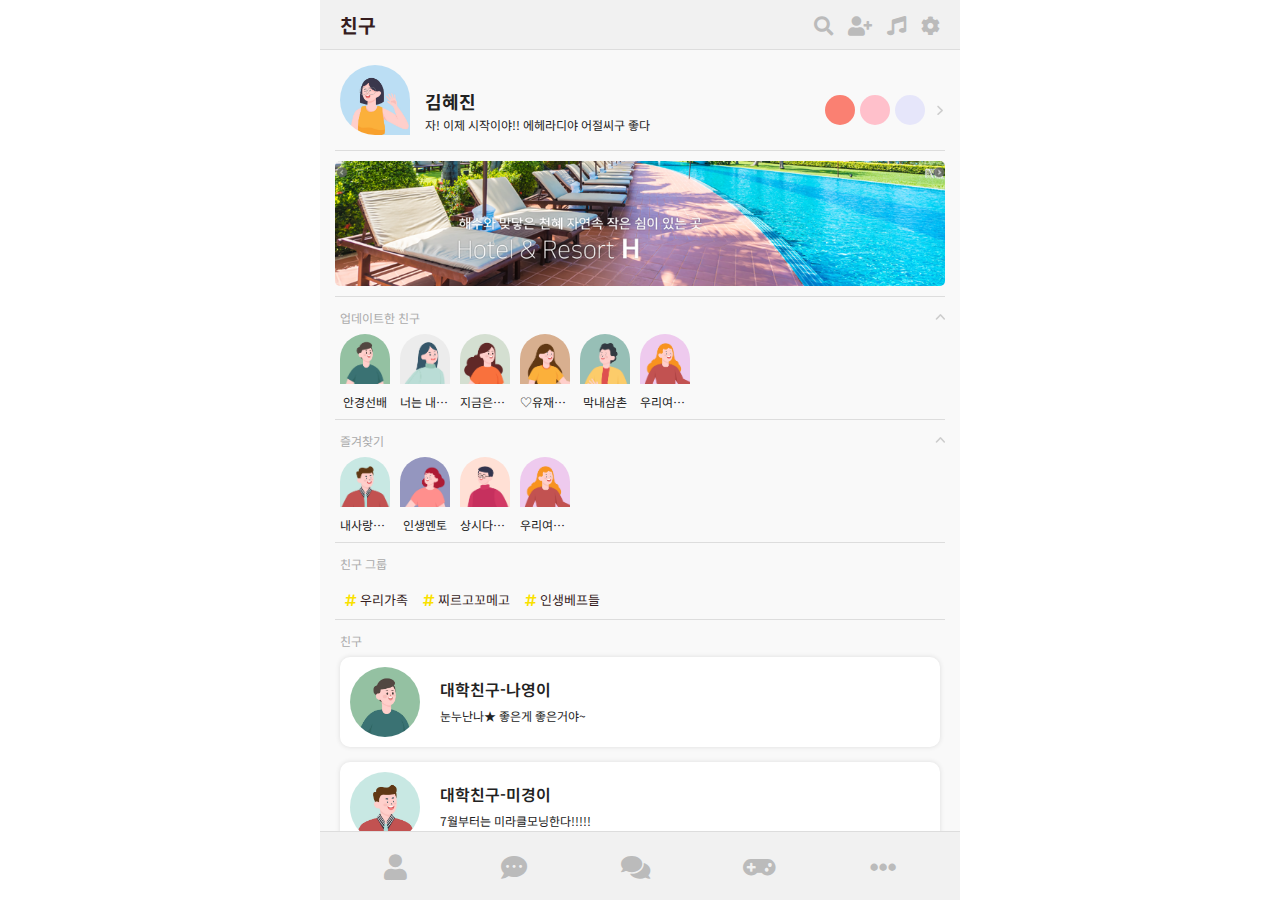
<file: index.html>
<!DOCTYPE html>
<html lang="ko">

<head>
  <meta charset="UTF-8">
  <meta name="viewport" content="width=device-width, initial-scale=1.0">
  <title>kakao Talk</title>
  <link rel="stylesheet" href="./css/kakao-layout.css">
  <link rel="stylesheet" href="https://use.fontawesome.com/releases/v5.15.4/css/all.css">

</head>

<body>
  <div id="wrap">
    <header class="main">
      <h1 class="tit">친구</h1>
      <nav id="top_nav">
        <ul>
          <li><a href="#"><i class="fas fa-search"></i></a></li>
          <li><a href="#"><i class="fas fa-user-plus"></i></a></li>
          <li><a href="#"><i class="fas fa-music"></i></a></li>
          <li><a href="#"><i class="fas fa-cog"></i></a></li>
        </ul>
      </nav>
    </header>

    <div class="sect-container">
      <section id="user-info">

        <h2 class="user-thumb">
          <a href="#">
            <span class="sr-only">카카오톡 프로필 사진</span>
          </a>
        </h2>

        <div class="user-info-box">
          <h3 class="user-name">김혜진</h3>
          <p class="msg">자! 이제 시작이야!! 에헤라디야 어절씨구 좋다</p>
        </div>

        <div class="user-multi-profile-box">
          <ul class="multi-list">
            <li>
              <a href="#">
                <span class="multi-profile_1 sr-only">멀티프로필 1</span>
              </a>
            </li>
            <li>
              <a href="#">
                <span class="multi-profile_2 sr-only">멀티프로필 2</span>
              </a>
            </li>
            <li>
              <a href="#">
                <span class="multi-profile_3 sr-only">멀티프로필 3</span>
              </a>
            </li>
          </ul>
          <a href="#" class="arrow-btn"></a>
        </div>

      </section>

      <article class="kakao-ad">
        <h2 class="friends-ad">
          <a href="#">
            <img src="./images/ad/kakao-ad.png" alt="해수와 맞닿은 천해 자연속 작은 쉼이 있는 곳 hotel & resort H">
          </a>
        </h2>
      </article>

      <section id="friend_up">
        <h2 class="sub-tit">업데이트한 친구</h2>

        <div class="">

          <ul class="friend-list-style_1">

            <li>
              <a href="#">
                <img src="./images/thumb/user_10.jpg" alt="내사랑재영">
                <p class="f-name">안경선배</p>
              </a>
            </li>

            <li>
              <a href="#">
                <img src="./images/thumb/user_03.jpg" alt="너는 내 베프">
                <p class="f-name">너는 내 베프</p>
              </a>
            </li>

            <li>
              <a href="#">
                <img src="./images/thumb/user_04.jpg" alt="지금은여행중">
                <p class="f-name">지금은여행중</p>
              </a>
            </li>

            <li>
              <a href="#">
                <img src="./images/thumb/user_05.jpg" alt="♡유재이♡">
                <p class="f-name">♡유재이♡</p>
              </a>
            </li>

            <li>
              <a href="#">
                <img src="./images/thumb/user_06.jpg" alt="막내삼촌">
                <p class="f-name">막내삼촌</p>
              </a>
            </li>

            <li>
              <a href="#">
                <img src="./images/thumb/user_07.jpg" alt="우리여왕님">
                <p class="f-name">우리여왕님</p>
              </a>
            </li>

          </ul>
        </div>

        <a href="#" class="arrow-btn"></a>

      </section>

      <section id="fav_list">
        <h2 class="sub-tit">즐겨찾기</h2>

        <div class="">
          <ul class="friend-list-style_1">

            <li>
              <a href="#">
                <img src="./images/thumb/user_02.jpg" alt="내사랑재영">
                <p class="f-name">내사랑재영</p>
              </a>
            </li>

            <li>
              <a href="#">
                <img src="./images/thumb/user_09.jpg" alt="인생멘토">
                <p class="f-name">인생멘토</p>
              </a>
            </li>

            <li>
              <a href="#">
                <img src="./images/thumb/user_08.jpg" alt="상시다욧중">
                <p class="f-name">상시다욧중</p>
              </a>
            </li>

            <li>
              <a href="#">
                <img src="./images/thumb/user_07.jpg" alt="우리여왕님">
                <p class="f-name">우리여왕님</p>
              </a>
            </li>

          </ul>
        </div>

        <a href="#" class="arrow-btn"></a>

      </section>

      <section id="friend-group">

        <h2 class="sub-tit">친구 그룹</h2>

        <ul class="group-list">
          <li class="">
            <a href="#">
              <i class="fas fa-hashtag"></i>
              <span>우리가족</span>
            </a>
          </li>
          <li class="">
            <a href="#">
              <i class="fas fa-hashtag"></i>
              <span>찌르고꼬메고</span>
            </a>
          </li>
          <li class="">
            <a href="#">
              <i class="fas fa-hashtag"></i>
              <span>인생베프들</span>
            </a>
          </li>
        </ul>

        <div class="group-inner">

          <!-- #우리가족 -->

          <ul class="friend-list-style_1">

            <li>
              <a href="#">
                <img src="./images/thumb/user_02.jpg" alt="내사랑재영">
                <p class="f-name">내사랑재영</p>
              </a>
            </li>

            <li>
              <a href="#">
                <img src="./images/thumb/user_03.jpg" alt="아부지">
                <p class="f-name">아부지</p>
              </a>
            </li>

            <li>
              <a href="#">
                <img src="./images/thumb/user_04.jpg" alt="어무니">
                <p class="f-name">어무니</p>
              </a>
            </li>

            <li>
              <a href="#">
                <img src="./images/thumb/user_05.jpg" alt="시어무니">
                <p class="f-name">시어무니</p>
              </a>
            </li>

            <li>
              <a href="#">
                <img src="./images/thumb/user_06.jpg" alt="시아부지">
                <p class="f-name">시아부지</p>
              </a>
            </li>

          </ul>
        </div>

        <!-- #찌르고꼬메고 그룹리스트 -->

        <div class="group-inner">

          <ul class="friend-list-style_1">

            <li>
              <a href="#">
                <img src="./images/thumb/user_05.jpg" alt="자수퀸희영님">
                <p class="f-name">자수퀸희영님</p>
              </a>
            </li>

            <li>
              <a href="#">
                <img src="./images/thumb/user_06.jpg" alt="인생멘토">
                <p class="f-name">인생멘토</p>
              </a>
            </li>

            <li>
              <a href="#">
                <img src="./images/thumb/user_07.jpg" alt="상시다욧중">
                <p class="f-name">상시다욧중</p>
              </a>
            </li>

            <li>
              <a href="#">
                <img src="./images/thumb/user_08.jpg" alt="찌꼬창조주">
                <p class="f-name">찌꼬창조주</p>
              </a>
            </li>

            <li>
              <a href="#">
                <img src="./images/thumb/user_09.jpg" alt="윤서님">
                <p class="f-name">윤서님</p>
              </a>
            </li>

            <li>
              <a href="#">
                <img src="./images/thumb/user_10.jpg" alt="찌꼬총무님">
                <p class="f-name">찌꼬총무님</p>
              </a>
            </li>

          </ul>

        </div>

        <!-- #인생베프 -->

        <div class="group-inner">

          <ul class="friend-list-style_1">

            <li>
              <a href="#">
                <img src="./images/thumb/user_03.jpg" alt="상시다욧중">
                <p class="f-name">상시다욧중</p>
              </a>
            </li>

            <li>
              <a href="#">
                <img src="./images/thumb/user_04.jpg" alt="인생멘토">
                <p class="f-name">인생멘토</p>
              </a>
            </li>

            <li>
              <a href="#">
                <img src="./images/thumb/user_05.jpg" alt="명찌니">
                <p class="f-name">명찌니</p>
              </a>
            </li>

            <li>
              <a href="#">
                <img src="./images/thumb/user_06.jpg" alt="둥이어무니">
                <p class="f-name">둥이어무니</p>
              </a>
            </li>

            <li>
              <a href="#">
                <img src="./images/thumb/user_07.jpg" alt="마음이꽃밭">
                <p class="f-name">마음이꽃밭</p>
              </a>
            </li>

            <li>
              <a href="#">
                <img src="./images/thumb/user_08.jpg" alt="이대나온여자">
                <p class="f-name">이대나온여자</p>
              </a>
            </li>

          </ul>
          
        </div>


      </section>

      <section id="friends-list">
        <h2 class="sub-tit">친구</h2>
        <ul class="friend-list-style_2">
          <li>
            <a href="#">
              <p class="f-thumb"><img src="./images/thumb/user_10.jpg" alt="#"></p>
              <div class="f-info">
                <p class="f-name">대학친구-나영이</p>
                <p class="msg">눈누난나★ 좋은게 좋은거야~</p>
              </div>
            </a>
          </li>

          <li>
            <a href="#">
              <p class="f-thumb"><img src="./images/thumb/user_02.jpg" alt="#"></p>
              <div class="f-info">
                <p class="f-name">대학친구-미경이</p>
                <p class="msg">7월부터는 미라클모닝한다!!!!!</p>
              </div>
            </a>
          </li>

          <li>
            <a href="#">
              <p class="f-thumb"><img src="./images/thumb/user_03.jpg" alt="#"></p>
              <div class="f-info">
                <p class="f-name">대학친구-정은이</p>
                <p class="msg">결혼합니다~!! 9월달까지 다옷성공하자!!</p>
              </div>
            </a>
          </li>

          <li>
            <a href="#">
              <p class="f-thumb"><img src="./images/thumb/user_04.jpg" alt="#"></p>
              <div class="f-info">
                <p class="f-name">디자인박스-강상언</p>
                <p class="msg">하아.. 인생쓰다??</p>
              </div>
            </a>
          </li>

          <li>
            <a href="#">
              <p class="f-thumb"><img src="./images/thumb/user_05.jpg" alt="#"></p>
              <div class="f-info">
                <p class="f-name">디자인박스-성실장님</p>
                <p class="msg">.</p>
              </div>
            </a>
          </li>

          <li>
            <a href="#">
              <p class="f-thumb"><img src="./images/thumb/user_06.jpg" alt="#"></p>
              <div class="f-info">
                <p class="f-name">바른세상-정근여사님</p>
                <p class="msg">감사하는 마음으로</p>
              </div>
            </a>
          </li>

          <li>
            <a href="#">
              <p class="f-thumb"><img src="./images/thumb/user_07.jpg" alt="#"></p>
              <div class="f-info">
                <p class="f-name">바른세상-영은여사님</p>
                <p class="msg">감기조심하세요~</p>
              </div>
            </a>
          </li>

          <li>
            <a href="#">
              <p class="f-thumb"><img src="./images/thumb/user_08.jpg" alt="#"></p>
              <div class="f-info">
                <p class="f-name">바우하우스-주은이</p>
                <p class="msg">럭키비키!!</p>
              </div>
            </a>
          </li>

          <li>
            <a href="#">
              <p class="f-thumb"><img src="./images/thumb/user_09.jpg" alt="#"></p>
              <div class="f-info">
                <p class="f-name">병원친구-선화언니</p>
                <p class="msg">톡 확인 늦어요!!</p>
              </div>
            </a>
          </li>

          <li>
            <a href="#">
              <p class="f-thumb"><img src="./images/thumb/user_10.jpg" alt="#"></p>
              <div class="f-info">
                <p class="f-name">병원친구-미리언니</p>
                <p class="msg">카페 알바 모집중 잘해줄게 ㅠㅠ</p>
              </div>
            </a>
          </li>

        </ul>

      </section>
    </div>


    <footer>
      <nav id="gnb">
        <ul class="nav_list">
          <li><a href="./index.html" target="_self"><i class="fas fa-user fa-2x"></i></a></li>
          <li><a href="./sub/chat.html" target="_self"><i class="fas fa-comment-dots fa-2x"></i></a></li>
          <li><a href="./sub/open_chat.html"><i class="fas fa-comments fa-2x"></i></a></li>
          <li><a href="#"><i class="fas fa-gamepad fa-2x"></i></a></li>
          <li><a href="#"><i class="fas fa-ellipsis-h fa-2x"></i></a></li>
        </ul>
      </nav>
    </footer>

  </div>

  <script src="./js/function.js"></script>
</body>

</html>
</file>
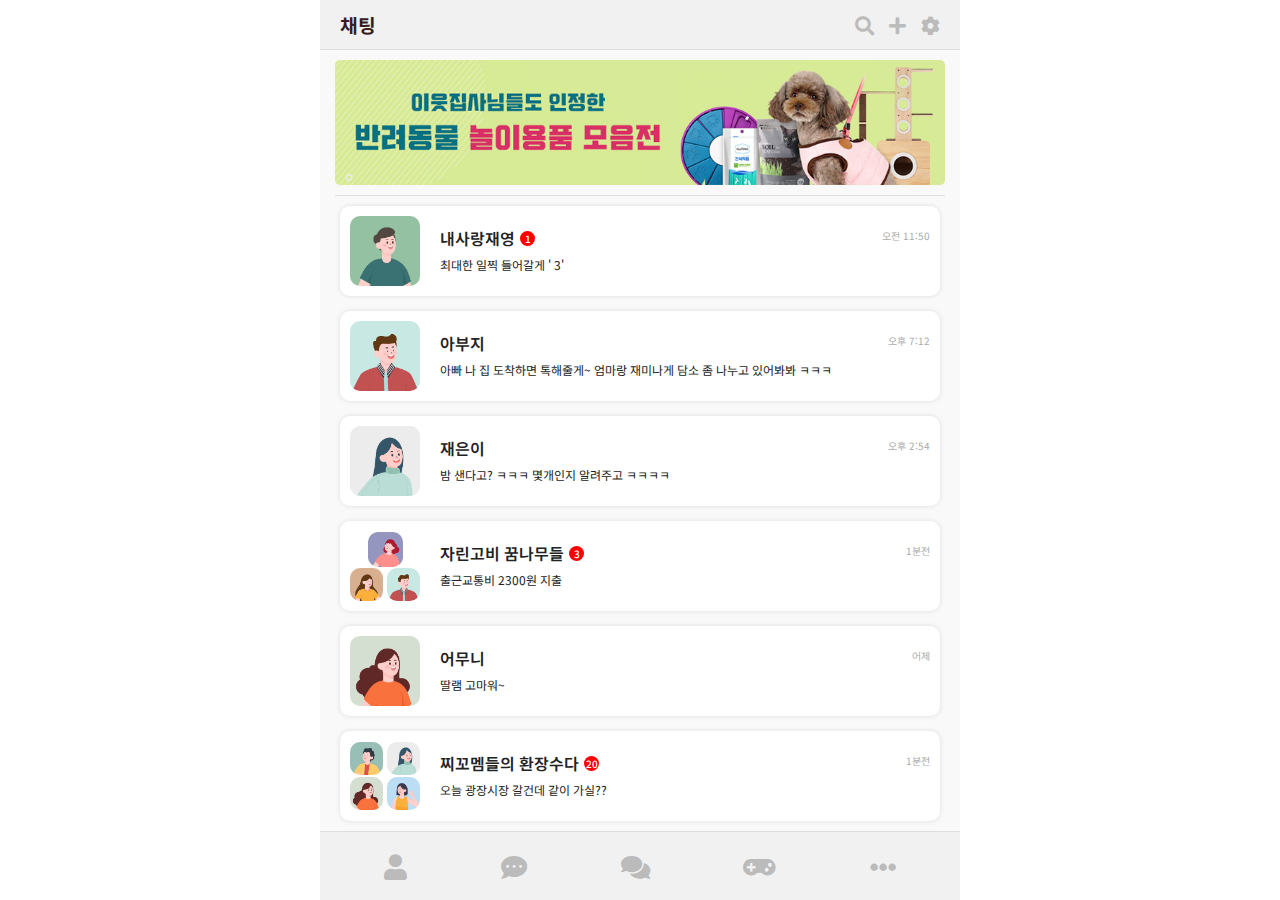
<file: sub/chat.html>
<!DOCTYPE html>
<html lang="ko">

<head>
  <meta charset="UTF-8">
  <meta name="viewport" content="width=device-width, initial-scale=1.0">
  <title>kakao Talk - Chat</title>
  <link rel="stylesheet" href="./../css/kakao-layout.css">
  <link rel="stylesheet" href="https://use.fontawesome.com/releases/v5.15.4/css/all.css">

</head>

<body>
  <div id="wrap">
    <header class="main">
      <h1 class="tit">채팅</h1>
      <nav id="top_nav">
        <ul>
          <li><a href="#"><i class="fas fa-search"></i></a></li>
          <li><a href="#"><i class="fas fa-plus"></i></a></li>
          <li><a href="#"><i class="fas fa-cog"></i></a></li>
        </ul>
      </nav>
    </header>

    <div class="sect-container">

      <article class="kakao-ad">
        <h2 class="friends-ad chat-list-ad"><a href="#"><img src="./../images/ad/kakao-ad-02.png" alt="이웃 집사님들도 인정한 반려동물 놀이용품 모음전"></a></h2>
      </article>

      <section id="chat_list">

        <h2 class="sr-only">채팅 리스트</h2>

        <ul class="chat-list">
          <li class="new" data-text="오전 11:50" data-number="1">
            <a href="./chat/chat_area_01.html">
              <p class="f-thumb"><img src="./../images/thumb/user_10.jpg" alt="#"></p>
              <div class="f-info">
                <p class="f-name" data-number="1">내사랑재영</p>
                <p class="msg">최대한 일찍 들어갈게 ' 3'</p>
              </div>
            </a>
          </li>

          <li class="" data-text="오후 7:12">
            <a href="./chat/chat_area_02.html">
              <p class="f-thumb"><img src="./../images/thumb/user_02.jpg" alt="#"></p>
              <div class="f-info">
                <p class="f-name">아부지</p>
                <p class="msg">
                  아빠 나 집 도착하면 톡해줄게~ 엄마랑 재미나게 담소 좀 나누고 있어봐봐 ㅋㅋㅋ
                </p>
              </div>
            </a>
          </li>

          <li class="" data-text="오후 2:54">
            <a href="./chat/chat_area_03.html">
              <p class="f-thumb"><img src="./../images/thumb/user_03.jpg" alt="#"></p>
              <div class="f-info">
                <p class="f-name">재은이</p>
                <p class="msg">밤 샌다고? ㅋㅋㅋ 몇개인지 알려주고 ㅋㅋㅋㅋ</p>
              </div>
            </a>
          </li>

          <li class="group-chat new" data-text="1분전">
            <a href="#">
              <div class="group-container style-3">
                <p class="f-thumb"><img src="./../images/thumb/user_09.jpg" alt="#"></p>
                <p class="f-thumb"><img src="./../images/thumb/user_05.jpg" alt="#"></p>
                <p class="f-thumb"><img src="./../images/thumb/user_02.jpg" alt="#"></p>
              </div>

              <div class="g-info">
                <p class="g-name"  data-number="3">자린고비 꿈나무들</p>
                <p class="msg">출근교통비 2300원 지출</p>
              </div>
            </a>
          </li>

          <li class="" data-text="어제">
            <a href="#">
              <p class="f-thumb"><img src="./../images/thumb/user_04.jpg" alt="#"></p>
              <div class="f-info">
                <p class="f-name">어무니</p>
                <p class="msg">딸램 고마워~</p>
              </div>
            </a>
          </li>

          <li class="group-chat new" data-text="1분전">
            <a href="#">
              <div class="group-container">
                <p class="f-thumb"><img src="./../images/thumb/user_06.jpg" alt="#"></p>
                <p class="f-thumb"><img src="./../images/thumb/user_03.jpg" alt="#"></p>
                <p class="f-thumb"><img src="./../images/thumb/user_04.jpg" alt="#"></p>
                <p class="f-thumb"><img src="./../images/thumb/user_01.jpg" alt="#"></p>
              </div>

              <div class="g-info">
                <p class="g-name" data-number="20">찌꼬멤들의 환장수다</p>
                <p class="msg">오늘 광장시장 갈건데 같이 가실??</p>
              </div>
            </a>
          </li>

          <li class="group-chat new" data-text="1분전">
            <a href="#">
              <div class="group-container">
                <p class="f-thumb"><img src="./../images/thumb/user_06.jpg" alt="#"></p>
                <p class="f-thumb"><img src="./../images/thumb/user_03.jpg" alt="#"></p>
              </div>

              <div class="g-info">
                <p class="g-name" data-number="20">베프와 웬수 그 사이 어딘가</p>
                <p class="msg">우리 이번주 일요일 스카이프 헤쳐모여!!</p>
              </div>
            </a>
          </li>

          
        </ul>
      </section>

    </div>


    <footer>
      <nav id="gnb">
        <ul class="nav_list">
          <li><a href="./../index.html" target="_self"><i class="fas fa-user fa-2x"></i></a></li>
          <li><a href="./chat.html"><i class="fas fa-comment-dots fa-2x"></i></a></li>
          <li><a href="./open_chat.html"><i class="fas fa-comments fa-2x"></i></a></li>
          <li><a href="#"><i class="fas fa-gamepad fa-2x"></i></a></li>
          <li><a href="#"><i class="fas fa-ellipsis-h fa-2x"></i></a></li>
        </ul>
      </nav>
    </footer>

  </div>


  <script src="./../js/function.js"></script>

</body>

</html>
</file>
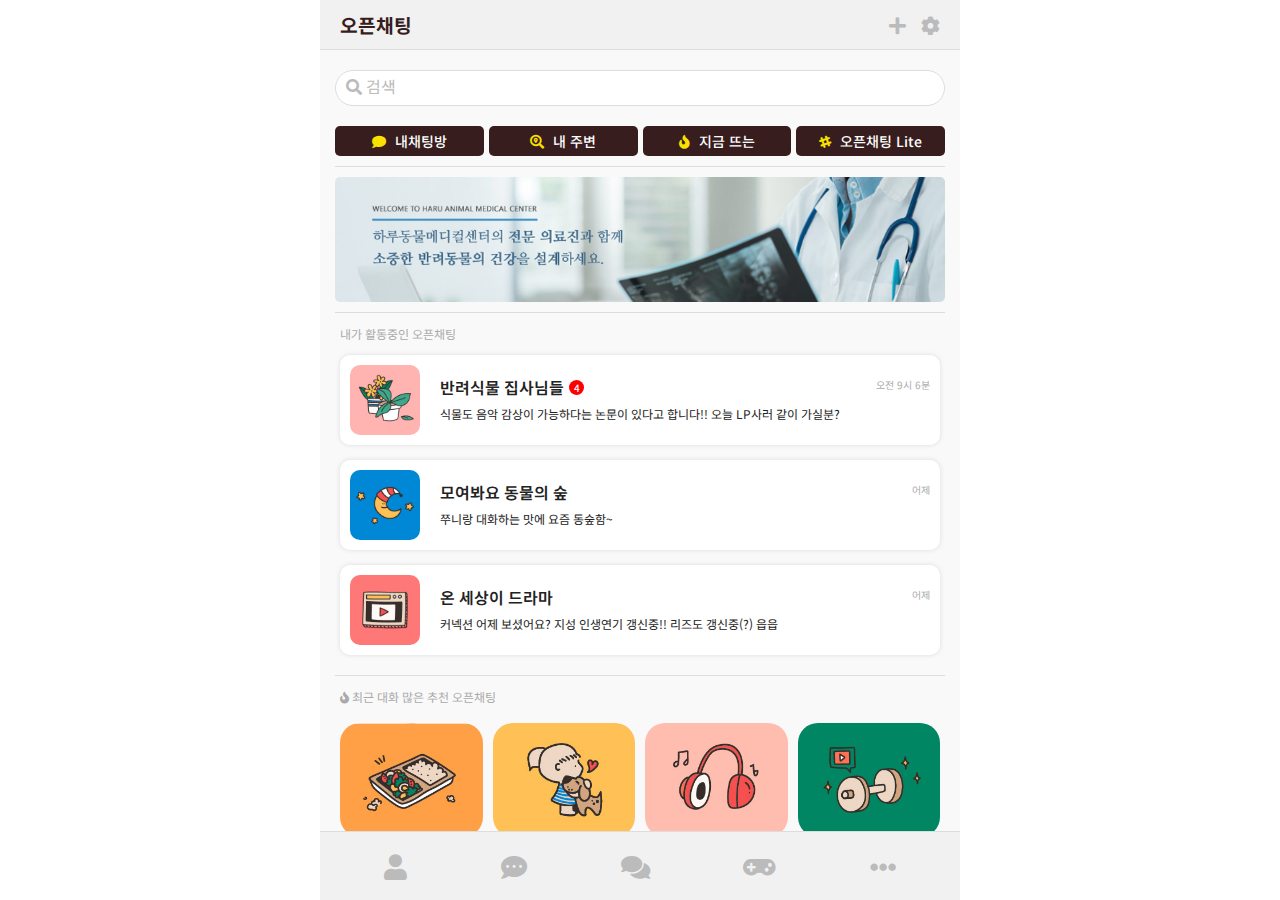
<file: sub/open_chat.html>
<!DOCTYPE html>
<html lang="ko">

<head>
  <meta charset="UTF-8">
  <meta name="viewport" content="width=device-width, initial-scale=1.0">
  <title>kakao Talk - Open Chat</title>
  <link rel="stylesheet" href="./../css/kakao-layout.css">
  <link rel="stylesheet" href="https://use.fontawesome.com/releases/v5.15.4/css/all.css">

</head>

<body>
  <div id="wrap">
    <header class="main">
      <h1 class="tit">오픈채팅</h1>
      <nav id="top_nav">
        <ul>
          <li><a href="#"><i class="fas fa-plus"></i></a></li>
          <li><a href="#"><i class="fas fa-cog"></i></a></li>
        </ul>
      </nav>
    </header>

    <div class="sect-container">

      <form action="#" class="chat-search">
        <label for="o-ch-search"><i class="fas fa-search"></i> 검색</label>
        <input type="text" name="o-ch-search" id="o-ch-search" autocomplete="off">
      </form>

      <ul class="open-chat-subject">
        <li>
          <a href="#">
            <i class="fas fa-comment"></i>
            <span>내채팅방</span>
          </a>
        </li>
        <li>
          <a href="#">
            <i class="fas fa-search-location"></i>
            <span>내 주변</span>
          </a>
        </li>
        <li>
          <a href="#">
            <i class="fas fa-fire"></i>
            <span>지금 뜨는</span>
          </a>
        </li>
        <li>
          <a href="#">
            <i class="fab fa-slack-hash"></i>
            <span>오픈채팅 Lite</span>
          </a>
        </li>
      </ul>

      <article class="kakao-ad">
        <h2 class="friends-ad chat-list-ad"><a href="#"><img src="./../images/ad/kakao-ad-03.png" alt="하루동물메디컬센터 전문 의료진과 함께 소중한 반려동물의 건강을 설계하세요."></a></h2>
      </article>

      <section id="chat_list">

        

        <h2 class="sub-tit">내가 활동중인 오픈채팅</h2>

        <ul class="chat-list open">
          <li class="new" data-text="오전 9시 6분" data-number="1">
            <a href="#">
              <p class="f-thumb"><img src="./../images/thumb/my_opchat-01.jpg" alt="#"></p>
              <div class="f-info">
                <p class="f-name" data-number="4">반려식물 집사님들</p>
                <p class="msg">식물도 음악 감상이 가능하다는 논문이 있다고 합니다!! 오늘 LP사러 같이 가실분?</p>
              </div>
            </a>
          </li>

          <li class="" data-text="어제">
            <a href="#">
              <p class="f-thumb"><img src="./../images/thumb/my_opchat-03.jpg" alt="#"></p>
              <div class="f-info">
                <p class="f-name">모여봐요 동물의 숲</p>
                <p class="msg">쭈니랑 대화하는 맛에 요즘 동숲함~</p>
              </div>
            </a>
          </li>

          <li class="" data-text="어제">
            <a href="#">
              <p class="f-thumb"><img src="./../images/thumb/my_opchat-02.jpg" alt="#"></p>
              <div class="f-info">
                <p class="f-name">온 세상이 드라마</p>
                <p class="msg">커넥션 어제 보셨어요? 지성 인생연기 갱신중!! 리즈도 갱신중(?) 읍읍</p>
              </div>
            </a>
          </li>     

        </ul>
        
      </section>

      <section id="active-chat">
        <h2 class="sub-tit">
          <i class="fas fa-fire"></i> 최근 대화 많은 추천 오픈채팅
        </h2>

        <ul class="active-chat-list">
          <li>
            <a href="#">
              <p class="thumb">
                <img src="./../images/thumb/open_chat_-01.jpg" alt="#">
              </p>
              <strong>혼밥메뉴추천!!</strong>
            </a>
          </li>

          <li>
            <a href="#">
              <p class="thumb">
                <img src="./../images/thumb/open_chat_-02.jpg" alt="#">
              </p>
              <strong>육퇴 후 수다</strong>
            </a>
          </li>

          <li>
            <a href="#">
              <p class="thumb">
                <img src="./../images/thumb/open_chat_-03.jpg" alt="#">
              </p>
              <strong>노래가사로 말해요</strong>
            </a>
          </li>

          <li>
            <a href="#">
              <p class="thumb">
                <img src="./../images/thumb/open_chat_-04.jpg" alt="#">
              </p>
              <strong>헬창헤쳐모여</strong>
            </a>
          </li>
          
        </ul>
      </section>

      <section id="chat-keywords">
        <h2 class="sub-tit"><i class="far fa-comments"></i> 오픈채팅 추천 주제</h2>
        <ul class="keyword-list">
          <li><a href="#"><i class="fab fa-slack-hash"></i>닌텐도</a></li>
          <li><a href="#"><i class="fab fa-slack-hash"></i>요리</a></li>
          <li><a href="#"><i class="fab fa-slack-hash"></i>운동</a></li>
          <li><a href="#"><i class="fab fa-slack-hash"></i>편의점</a></li>
          <li><a href="#"><i class="fab fa-slack-hash"></i>MBTI</a></li>
          <li><a href="#"><i class="fab fa-slack-hash"></i>유학</a></li>
          <li><a href="#"><i class="fab fa-slack-hash"></i>스팀게임</a></li>
          <li><a href="#"><i class="fab fa-slack-hash"></i>베이커리</a></li>
          <li><a href="#"><i class="fab fa-slack-hash"></i>여행</a></li>
          <li><a href="#"><i class="fab fa-slack-hash"></i>100대명산</a></li>
          <li><a href="#"><i class="fab fa-slack-hash"></i>전국맛집</a></li>
          <li><a href="#"><i class="fab fa-slack-hash"></i>웹소설</a></li>
          <li><a href="#"><i class="fab fa-slack-hash"></i>LOL</a></li>
          <li><a href="#"><i class="fab fa-slack-hash"></i>T1</a></li>
          <li><a href="#"><i class="fab fa-slack-hash"></i>LCK</a></li>
        </ul>
      </section>

      

    </div>


    <footer>
      <nav id="gnb">
        <ul class="nav_list">
          <li><a href="./../index.html" target="_self"><i class="fas fa-user fa-2x"></i></a></li>
          <li><a href="./chat.html"><i class="fas fa-comment-dots fa-2x"></i></a></li>
          <li><a href="./open_chat.html"><i class="fas fa-comments fa-2x"></i></a></li>
          <li><a href="#"><i class="fas fa-gamepad fa-2x"></i></a></li>
          <li><a href="#"><i class="fas fa-ellipsis-h fa-2x"></i></a></li>
        </ul>
      </nav>
    </footer>

  </div>

  <script src="./../js/function.js"></script>

</body>

</html>
</file>
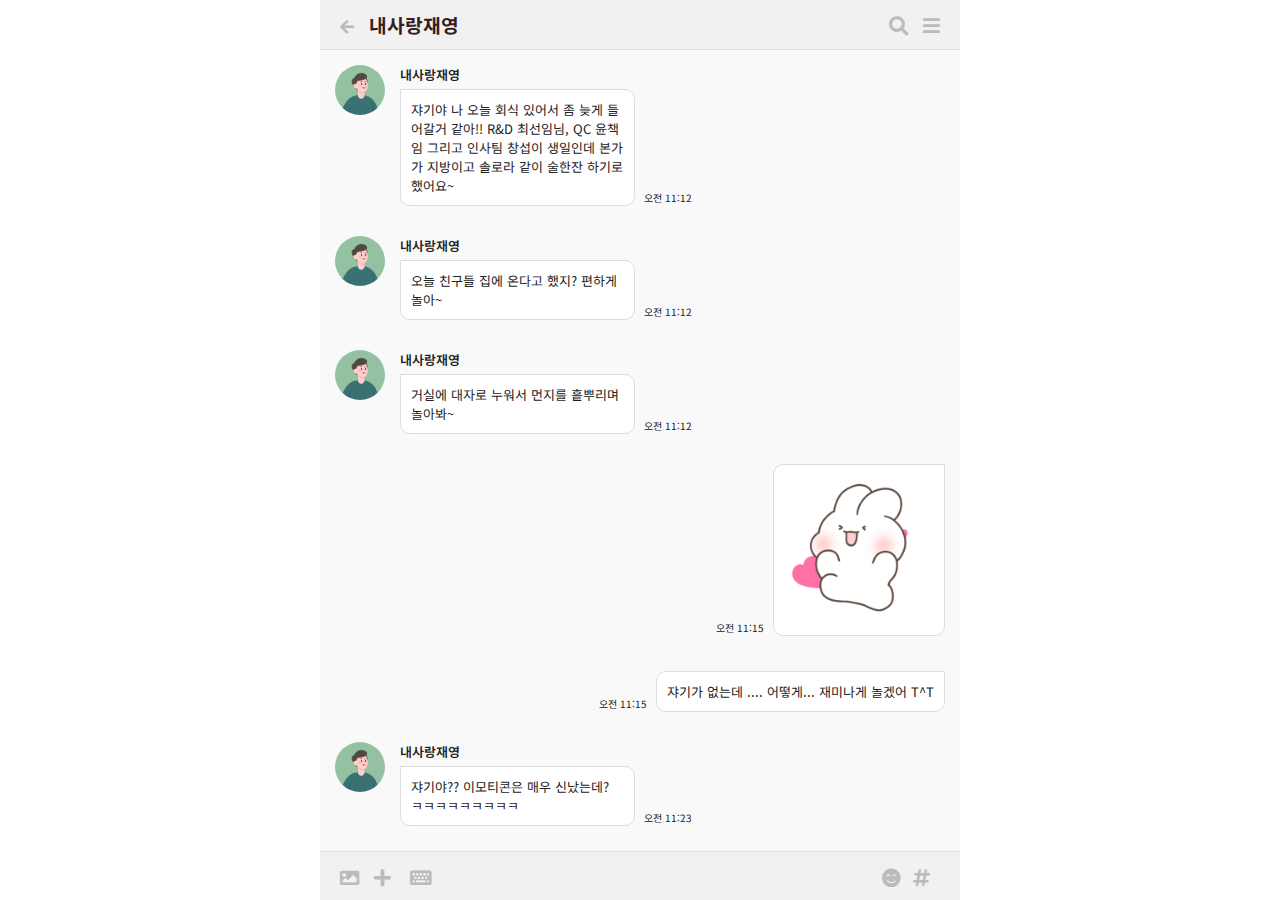
<file: sub/chat/chat_area_01.html>
<!DOCTYPE html>
<html lang="ko">

<head>
  <meta charset="UTF-8">
  <meta name="viewport" content="width=device-width, initial-scale=1.0">
  <title>chat - 내사랑재영</title>
  <link rel="stylesheet" href="./../../css/kakao-layout.css">
  <link rel="stylesheet" href="https://use.fontawesome.com/releases/v5.15.4/css/all.css">

</head>

<body>
  <div id="wrap">
    <header class="main">
      
      <h1 class="tit"><a href="#" id="go_back"><i class="fas fa-arrow-left"></i></a>내사랑재영</h1>
      <nav id="top_nav">
        <ul>
          <li><a href="#"><i class="fas fa-search"></i></a></li>
          <li><a href="#"><i class="fas fa-bars"></i></a></li>
        </ul>
      </nav>
    </header>
    <!-- <i class="fas fa-arrow-left"></i> -->

    <div class="sect-container">
      
      <ul class="chat_text_list">

        <!-- <li class="friend-chat">
          <p class="thumb">
            <a href="#">
            <img src="./../../images/thumb/user_10.jpg" alt="#">
            </a>
          </p>
          <div class="msg-box">
            <p class="name">내사랑재영</p> 
            <p class="chat-msg imoticon" data-text="오전 11:15"><img src="./../../images/chat-area/suya01.gif" alt="#"></p>          
          </div>
        </li> -->

        <li class="friend-chat">
            <p class="thumb">
              <a href="#">
              <img src="./../../images/thumb/user_10.jpg" alt="#">
              </a>
            </p>
            <div class="msg-box">
              <p class="name">내사랑재영</p>              
              <p class="chat-msg" data-text="오전 11:12">쟈기야 나 오늘 회식 있어서 좀 늦게 들어갈거 같아!! R&D 최선임님, QC 윤책임 그리고 인사팀 창섭이 생일인데 본가가 지방이고 솔로라 같이 술한잔 하기로 했어요~
              </p>
            </div>
        </li>

        <li class="friend-chat">
          <p class="thumb">
            <a href="#">
            <img src="./../../images/thumb/user_10.jpg" alt="#">
            </a>
          </p>
          <div class="msg-box">
            <p class="name">내사랑재영</p>              
            <p class="chat-msg" data-text="오전 11:12">
              오늘 친구들 집에 온다고 했지? 편하게 놀아~
            </p>
          </div>
      </li>

      <li class="friend-chat">
        <p class="thumb">
          <a href="#">
          <img src="./../../images/thumb/user_10.jpg" alt="#">
          </a>
        </p>
        <div class="msg-box">
          <p class="name">내사랑재영</p>              
          <p class="chat-msg" data-text="오전 11:12">
            거실에 대자로 누워서 먼지를 흩뿌리며 놀아봐~
          </p>
        </div>
      </li>

      <li class="user-chat">
        <div class="msg-box">
          <p class="chat-msg imoticon right" data-text="오전 11:15"><img src="./../../images/chat-area/suya01.gif" alt="#"></p>          
        </div>
      </li>

        <li class="user-chat">          
          <div class="msg-box">
            <p class="chat-msg" data-text="오전 11:15">
              쟈기가 없는데 .... 어떻게... 재미나게 놀겠어 T^T
            </p>
          </div>
        </li>

        <li class="friend-chat">
          <p class="thumb">
            <a href="#">
            <img src="./../../images/thumb/user_10.jpg" alt="#">
            </a>
          </p>
          <div class="msg-box">
            <p class="name">내사랑재영</p>
            <p class="chat-msg" data-text="오전 11:23">
              쟈기야?? 이모티콘은 매우 신났는데? ㅋㅋㅋㅋㅋㅋㅋㅋㅋ
            </p>
          </div>
      </li>

      <li class="user-chat">
        <div class="msg-box">
          <p class="chat-msg imoticon right" data-text="오전 11:27"><img src="./../../images/chat-area/ompang01.gif" alt="#"></p>          
        </div>
      </li>

        <li class="user-chat">          
          <div class="msg-box">
            <p class="chat-msg" data-text="오전 11:27">
              아.... 쏘리 마음속에 소리를 겉으로 내색해 버렸네? ㅋㅋㅋㅋㅋㅋㅋ
            </p>
          </div>
        </li>

        <li class="user-chat">          
          <div class="msg-box">
            <p class="chat-msg" data-text="오전 11:28">
              먼지를 흩뿌리며 신나게 놀고 있을테니까 걱정말구 쟈기도 푸근하게 놀다와~ 사랑해 ~
            </p>
          </div>
        </li>

        <li class="friend-chat">
          <p class="thumb">
            <a href="#">
            <img src="./../../images/thumb/user_10.jpg" alt="#">
            </a>
          </p>
          <div class="msg-box">
            <p class="name">내사랑재영</p>
            <p class="chat-msg" data-text="오전 11:50">
              최대한 일찍 들어갈게 ' 3' 
            </p>
          </div>
        </li>

      </ul>

    </div>


    <footer class="input-area">
      <nav id="input-container">
        <div class="icon-box">
          <a href="#"><i class="fas fa-image"></i></a>
          <a href="#"><i class="fas fa-plus"></i></a>
        </div>
        <div class="input-box">
          <label for="chat-input"><i class="fas fa-keyboard"></i></label>
          <input type="text" name="chat-input" id="chat-input" autocomplete="off" autofocus>
          <a href="#"><i class="fas fa-smile-beam"></i></a>
          <a href="#"><i class="fas fa-hashtag"></i></a>
        </div>
      </nav>
    </footer>

  </div>


  <script src="./../../js/function.js"></script>
  <script>
    const $backBtn = document.getElementById('go_back');

    $backBtn.addEventListener('click',function(evt){
      evt.preventDefault();
      history.back();
    });
  </script>

</body>

</html>
</file>
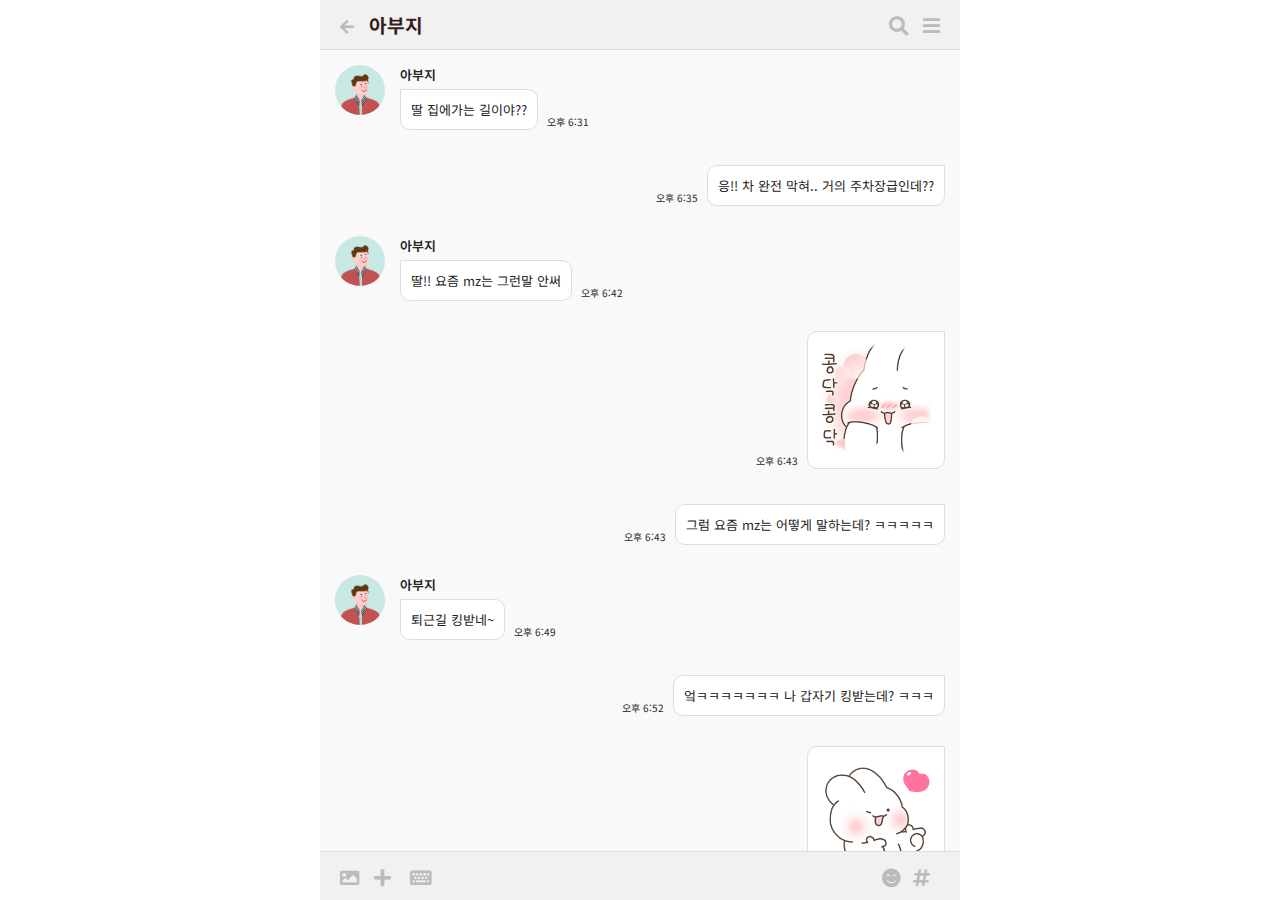
<file: sub/chat/chat_area_02.html>
<!DOCTYPE html>
<html lang="ko">

<head>
  <meta charset="UTF-8">
  <meta name="viewport" content="width=device-width, initial-scale=1.0">
  <title>chat - 아부지</title>
  <link rel="stylesheet" href="./../../css/kakao-layout.css">
  <link rel="stylesheet" href="https://use.fontawesome.com/releases/v5.15.4/css/all.css">

</head>

<body>
  <div id="wrap">
    <header class="main">
      
      <h1 class="tit"><a href="#" id="go_back"><i class="fas fa-arrow-left"></i></a>아부지</h1>
      <nav id="top_nav">
        <ul>
          <li><a href="#"><i class="fas fa-search"></i></a></li>
          <li><a href="#"><i class="fas fa-bars"></i></a></li>
        </ul>
      </nav>
    </header>
    <!-- <i class="fas fa-arrow-left"></i> -->

    <div class="sect-container">
      
      <ul class="chat_text_list">

        <li class="friend-chat">
            <p class="thumb">
              <a href="#">
              <img src="./../../images/thumb/user_02.jpg" alt="#">
              </a>
            </p>
            <div class="msg-box">
              <p class="name">아부지</p>              
              <p class="chat-msg" data-text="오후 6:31">
                딸 집에가는 길이야??
              </p>
            </div>
        </li>

        <li class="user-chat">          
          <div class="msg-box">
            <p class="chat-msg" data-text="오후 6:35">
              응!! 차 완전 막혀.. 거의 주차장급인데??
            </p>
          </div>
        </li>

        <li class="friend-chat">
          <p class="thumb">
            <a href="#">
            <img src="./../../images/thumb/user_02.jpg" alt="#">
            </a>
          </p>
          <div class="msg-box">
            <p class="name">아부지</p>              
            <p class="chat-msg" data-text="오후 6:42">
              딸!! 요즘 mz는 그런말 안써
            </p>
          </div>
        </li>

        <li class="user-chat">
          <div class="msg-box">
            <p class="chat-msg imoticon right" data-text="오후 6:43"><img src="./../../images/chat-area/suya02.png" alt="#"></p>          
          </div>
        </li>

        <li class="user-chat">          
          <div class="msg-box">
            <p class="chat-msg" data-text="오후 6:43">
              그럼 요즘 mz는 어떻게 말하는데? ㅋㅋㅋㅋㅋ
            </p>
          </div>
        </li>

        <li class="friend-chat">
          <p class="thumb">
            <a href="#">
            <img src="./../../images/thumb/user_02.jpg" alt="#">
            </a>
          </p>
          <div class="msg-box">
            <p class="name">아부지</p>              
            <p class="chat-msg" data-text="오후 6:49">
              퇴근길 킹받네~
            </p>
          </div>
        </li>

        <li class="user-chat">          
          <div class="msg-box">
            <p class="chat-msg" data-text="오후 6:52">
              엌ㅋㅋㅋㅋㅋㅋㅋ 나 갑자기 킹받는데? ㅋㅋㅋ
            </p>
          </div>
        </li>

        <li class="user-chat">
          <div class="msg-box">
            <p class="chat-msg imoticon right" data-text="오후 6:53"><img src="./../../images/chat-area/suya03.png" alt="#"></p>          
          </div>
        </li>

        <li class="user-chat">          
          <div class="msg-box">
            <p class="chat-msg" data-text="오후 6:53">
              우리아빠 mz하네? ㅋㅋㅋㅋ 대체 어디서 누구랑 노는거세요~ ㅋㅋㅋㅋㅋ
            </p>
          </div>
        </li>

        <li class="friend-chat">
          <p class="thumb">
            <a href="#">
            <img src="./../../images/thumb/user_02.jpg" alt="#">
            </a>
          </p>
          <div class="msg-box">
            <p class="name">아부지</p>              
            <p class="chat-msg" data-text="오후 7:02">
              어쩔티비~
            </p>
          </div>
        </li>

        <li class="user-chat">          
          <div class="msg-box">
            <p class="chat-msg" data-text="오후 7:05">
              아빠 엄마한테도 해봐 ㅋㅋㅋㅋ 엄마도 지금 모임 끝나고 집가는 길이래 ㅋㅋ
            </p>
          </div>
        </li>

        <li class="friend-chat">
          <p class="thumb">
            <a href="#">
            <img src="./../../images/thumb/user_02.jpg" alt="#">
            </a>
          </p>
          <div class="msg-box">
            <p class="name">아부지</p> 
            <p class="chat-msg imoticon" data-text="오후 7:10"><img src="./../../images/chat-area/rion01.png" alt="#"></p>          
          </div>
        </li>

        <li class="friend-chat">
          <p class="thumb">
            <a href="#">
            <img src="./../../images/thumb/user_02.jpg" alt="#">
            </a>
          </p>
          <div class="msg-box">
            <p class="name">아부지</p>              
            <p class="chat-msg" data-text="오후 7:11">
              알았따리~
            </p>
          </div>
        </li>

        <li class="user-chat">          
          <div class="msg-box">
            <p class="chat-msg" data-text="오후 7:12">
              아빠 나 집 도착하면 톡해줄게~ 엄마랑 재미나게 담소 좀 나누고 있어봐봐 ㅋㅋㅋ
            </p>
          </div>
        </li>

      </ul>

    </div>


    <footer class="input-area">
      <nav id="input-container">
        <div class="icon-box">
          <a href="#"><i class="fas fa-image"></i></a>
          <a href="#"><i class="fas fa-plus"></i></a>
        </div>
        <div class="input-box">
          <label for="chat-input"><i class="fas fa-keyboard"></i></label>
          <input type="text" name="chat-input" id="chat-input" autocomplete="off" autofocus>
          <a href="#"><i class="fas fa-smile-beam"></i></a>
          <a href="#"><i class="fas fa-hashtag"></i></a>
        </div>
      </nav>
    </footer>

  </div>


  <script src="./../../js/function.js"></script>
  <script>
    const $backBtn = document.getElementById('go_back');

    $backBtn.addEventListener('click',function(evt){
      evt.preventDefault();
      history.back();
    });
  </script>

</body>

</html>
</file>
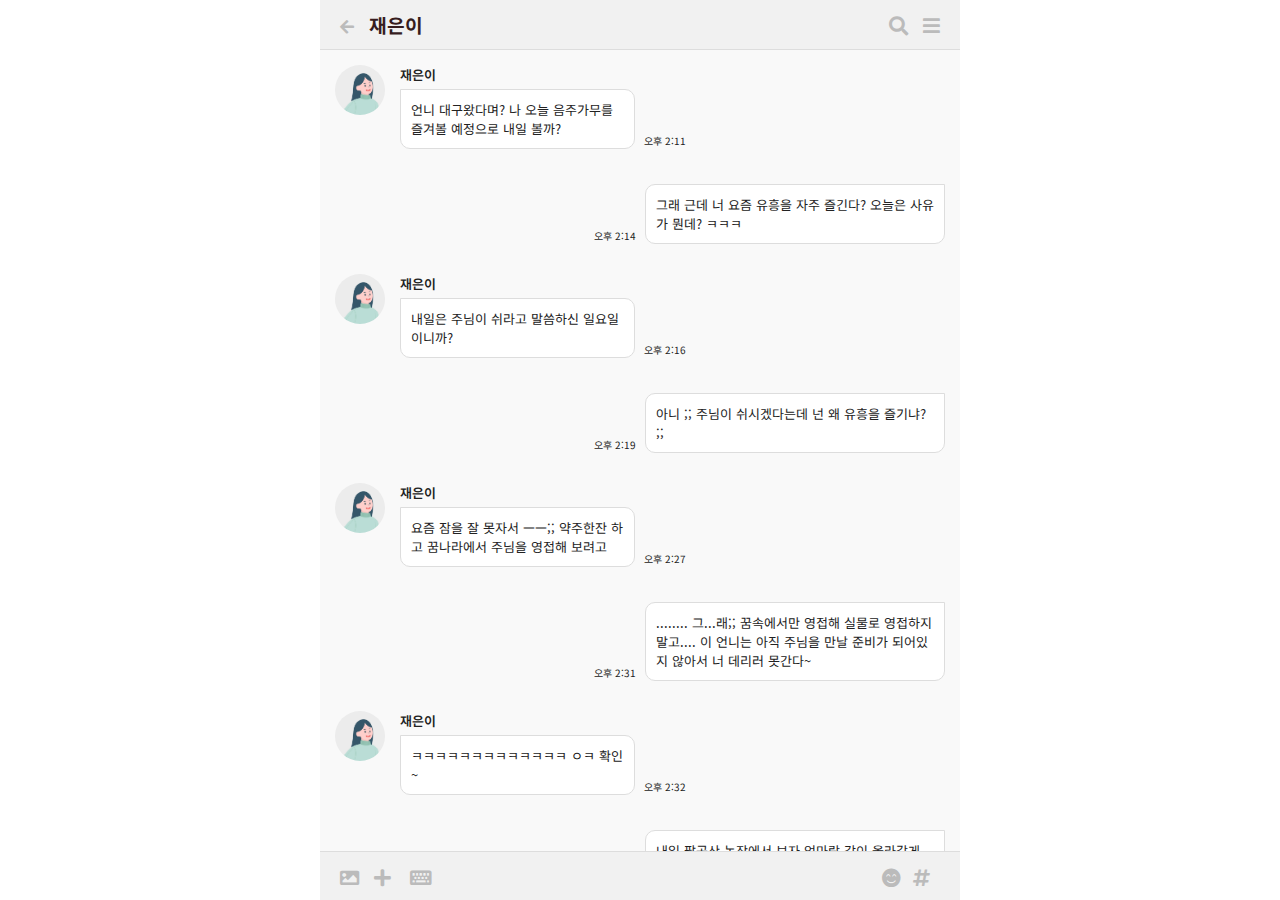
<file: sub/chat/chat_area_03.html>
<!DOCTYPE html>
<html lang="ko">

<head>
  <meta charset="UTF-8">
  <meta name="viewport" content="width=device-width, initial-scale=1.0">
  <title>chat - 재은이</title>
  <link rel="stylesheet" href="./../../css/kakao-layout.css">
  <link rel="stylesheet" href="https://use.fontawesome.com/releases/v5.15.4/css/all.css">

</head>

<body>
  <div id="wrap">
    <header class="main">
      
      <h1 class="tit"><a href="#" id="go_back"><i class="fas fa-arrow-left"></i></a>재은이</h1>
      <nav id="top_nav">
        <ul>
          <li><a href="#"><i class="fas fa-search"></i></a></li>
          <li><a href="#"><i class="fas fa-bars"></i></a></li>
        </ul>
      </nav>
    </header>
    <!-- <i class="fas fa-arrow-left"></i> -->

    <div class="sect-container">
      
      <ul class="chat_text_list">

        <li class="friend-chat">
            <p class="thumb">
              <a href="#">
              <img src="./../../images/thumb/user_03.jpg" alt="#">
              </a>
            </p>
            <div class="msg-box">
              <p class="name">재은이</p>              
              <p class="chat-msg" data-text="오후 2:11">
                언니 대구왔다며? 나 오늘 음주가무를 즐겨볼 예정으로 내일 볼까?
              </p>
            </div>
        </li>

        <li class="user-chat">          
          <div class="msg-box">
            <p class="chat-msg" data-text="오후 2:14">
              그래 근데 너 요즘 유흥을 자주 즐긴다? 오늘은 사유가 뭔데? ㅋㅋㅋ
            </p>
          </div>
        </li>

        <li class="friend-chat">
          <p class="thumb">
            <a href="#">
            <img src="./../../images/thumb/user_03.jpg" alt="#">
            </a>
          </p>
          <div class="msg-box">
            <p class="name">재은이</p>              
            <p class="chat-msg" data-text="오후 2:16">
              내일은 주님이 쉬라고 말씀하신 일요일이니까?
            </p>
          </div>
        </li>        

        <li class="user-chat">          
          <div class="msg-box">
            <p class="chat-msg" data-text="오후 2:19">
              아니 ;; 주님이 쉬시겠다는데 넌 왜 유흥을 즐기냐? ;; 
            </p>
          </div>
        </li>

        <li class="friend-chat">
          <p class="thumb">
            <a href="#">
            <img src="./../../images/thumb/user_03.jpg" alt="#">
            </a>
          </p>
          <div class="msg-box">
            <p class="name">재은이</p>              
            <p class="chat-msg" data-text="오후 2:27">
              요즘 잠을 잘 못자서 ㅡㅡ;; 약주한잔 하고 꿈나라에서 주님을 영접해 보려고
            </p>
          </div>
        </li>

        <li class="user-chat">          
          <div class="msg-box">
            <p class="chat-msg" data-text="오후 2:31">
              ........ 그...래;; 꿈속에서만 영접해 실물로 영접하지 말고.... 이 언니는 아직 주님을 만날 준비가 되어있지 않아서 너 데리러 못간다~
            </p>
          </div>
        </li>        

        <li class="friend-chat">
          <p class="thumb">
            <a href="#">
            <img src="./../../images/thumb/user_03.jpg" alt="#">
            </a>
          </p>
          <div class="msg-box">
            <p class="name">재은이</p>              
            <p class="chat-msg" data-text="오후 2:32">
              ㅋㅋㅋㅋㅋㅋㅋㅋㅋㅋㅋㅋㅋ  ㅇㅋ 확인~
            </p>
          </div>
        </li>

        <li class="user-chat">          
          <div class="msg-box">
            <p class="chat-msg" data-text="오후 2:34">
              내일 팔공산 농장에서 보자 엄마랑 같이 올라갈게 !!!! 유흥 잘 즐기고 집가면 연락하고
            </p>
          </div>
        </li>        

        <li class="friend-chat">
          <p class="thumb">
            <a href="#">
            <img src="./../../images/thumb/user_03.jpg" alt="#">
            </a>
          </p>
          <div class="msg-box">
            <p class="name">재은이</p>              
            <p class="chat-msg" data-text="오후 2:38">
              ㅇㅇ 근데 언니 10시이후 무음모드 아님? 의미있음???
            </p>
          </div>
        </li>

        <li class="user-chat">          
          <div class="msg-box">
            <p class="chat-msg" data-text="오후 2:45">
              나도 내일 주님이 쉬라고 허락하신 날이니까 밤샐꺼야~ 그동안 미뤄놓은 쇼츠도 좀 보고 ㅋㅋ
            </p>
          </div>
        </li>

        <li class="friend-chat">
          <p class="thumb">
            <a href="#">
            <img src="./../../images/thumb/user_03.jpg" alt="#">
            </a>
          </p>
          <div class="msg-box">
            <p class="name">재은이</p>              
            <p class="chat-msg" data-text="오후 2:54">
              밤 샌다고? ㅋㅋㅋ 몇개인지 알려주고 ㅋㅋㅋㅋ
            </p>
          </div>
        </li>

      </ul>

    </div>


    <footer class="input-area">
      <nav id="input-container">
        <div class="icon-box">
          <a href="#"><i class="fas fa-image"></i></a>
          <a href="#"><i class="fas fa-plus"></i></a>
        </div>
        <div class="input-box">
          <label for="chat-input"><i class="fas fa-keyboard"></i></label>
          <input type="text" name="chat-input" id="chat-input" autocomplete="off" autofocus>
          <a href="#"><i class="fas fa-smile-beam"></i></a>
          <a href="#"><i class="fas fa-hashtag"></i></a>
        </div>
      </nav>
    </footer>

  </div>


  <script src="./../../js/function.js"></script>
  <script>
    const $backBtn = document.getElementById('go_back');

    $backBtn.addEventListener('click',function(evt){
      evt.preventDefault();
      history.back();
    });
  </script>

</body>

</html>
</file>
<file: css/kakao-layout.css>
@import url(./reset.css);
header {
  display: flex;
  justify-content: space-between;
  align-items: center;
  position: fixed;
  top: 0;
  left: 50%;
  z-index: 1;
  transform: translateX(-50%);
  width: 100%;
  max-width: 640px;
  height: 50px;
  padding: 0 20px;
  background-color: #f1f1f1;
  border-bottom: 1px solid #ddd;
  box-sizing: border-box;
}
header > h1.tit {
  max-width: 300px;
  color: #371d1e;
  font-size: 1.2rem;
}
header > h1.tit > a {
  margin-right: 15px;
  color: #bbb;
  font-size: 16px;
}
header > nav#top_nav > ul {
  display: flex;
  flex-flow: row nowrap;
}
header > nav#top_nav > ul > li {
  margin-left: 15px;
}
header > nav#top_nav > ul > li:first-child {
  margin-left: 0;
}
header > nav#top_nav > ul > li > a {
  color: #bbb;
  font-size: 1.2rem;
}

footer {
  position: fixed;
  bottom: -1px;
  left: 50%;
  z-index: 1;
  transform: translateX(-50%);
  width: 100%;
  max-width: 640px;
  height: 70px;
  padding: 0 5%;
  background-color: #f1f1f1;
  border-top: 1px solid #ddd;
  box-sizing: border-box;
}
footer.input-area {
  height: 50px;
  padding: 0 20px;
  box-sizing: border-box;
}
footer > nav {
  height: inherit;
}
footer > nav#gnb > ul.nav_list {
  display: flex;
  justify-content: space-between;
  align-items: center;
  height: inherit;
}
footer > nav#gnb > ul.nav_list > li > a {
  color: #bbb;
}
footer > nav#input-container {
  display: flex;
  flex-flow: row nowrap;
  align-items: center;
  height: inherit;
}
footer > nav#input-container > div {
  color: #bbb;
  font-size: 1.2rem;
}
footer > nav#input-container > div.icon-box {
  width: 10%;
  min-width: 60px;
}
footer > nav#input-container > div.input-box {
  display: flex;
  justify-content: space-between;
  align-items: center;
  width: 90%;
  padding: 0 10px;
  height: inherit;
  box-sizing: border-box;
}
footer > nav#input-container > div.input-box > input {
  width: 82%;
  height: inherit;
  margin: 0 10px;
  padding: 3px 0;
  background: none;
  outline: none;
  box-sizing: border-box;
}
footer > nav#input-container > div > a {
  color: inherit;
}
footer > nav#input-container > div > a > .fa-image,
footer > nav#input-container > div > a > .fa-smile-beam {
  margin-right: 10px;
}

body {
  overflow: hidden;
}

#wrap {
  width: 100%;
  max-width: 640px;
  min-width: 340px;
  margin: 0 auto;
}
#wrap > div.sect-container {
  position: absolute;
  top: 50px;
  overflow-y: scroll;
  width: 100%;
  max-width: 640px;
  padding: 0 15px 60px 15px;
  background-color: #f9f9f9;
  box-sizing: border-box;
  /************************************

            chat_area style

  ************************************/
  /************************************

            kakao ad style

  ************************************/
}
#wrap > div.sect-container::-webkit-scrollbar-track {
  background-color: transparent;
}
#wrap > div.sect-container::-webkit-scrollbar {
  width: 0;
  background-color: transparent;
}
#wrap > div.sect-container::-webkit-scrollbar-thumb {
  background-color: transparent;
}
#wrap > div.sect-container > section {
  position: relative;
  width: 100%;
  padding: 5px 5px;
  border-top: 1px solid #ddd;
  box-sizing: border-box;
  /******************************************

            chat_list.html style

  ******************************************/
  /******************************************

            open_chat.html style

  ******************************************/
}
#wrap > div.sect-container > section h3, #wrap > div.sect-container > section p {
  overflow: hidden;
  white-space: nowrap;
  text-overflow: ellipsis;
}
#wrap > div.sect-container > section h2.sub-tit {
  color: #aaa;
  font-size: 12px;
  line-height: 2rem;
  font-weight: 400;
}
#wrap > div.sect-container > section p.g-name,
#wrap > div.sect-container > section p.f-name {
  font-size: 16px;
  font-weight: 600;
  line-height: 35px;
}
#wrap > div.sect-container > section p.msg {
  font-size: 12px;
}
#wrap > div.sect-container > section a.arrow-btn {
  display: block;
  position: absolute;
  top: 10px;
  right: 0;
  transform: rotate(-90deg);
  width: 10px;
  height: 10px;
  background-image: url(./../images/common/icon-arrow.png);
  background-position: center center;
  background-size: cover;
}
#wrap > div.sect-container > section:nth-child(1) {
  border-top: none;
}
#wrap > div.sect-container > section#user-info {
  position: relative;
  height: 100px;
}
#wrap > div.sect-container > section#user-info > h2 {
  position: absolute;
  top: calc(50% - 35px);
  width: 70px;
}
#wrap > div.sect-container > section#user-info > h2 > a {
  display: block;
  height: 70px;
  background-image: url(./../images/thumb/user_01.jpg);
  background-position: center center;
  background-size: cover;
  border-radius: 50% 50% 0 50%;
}
#wrap > div.sect-container > section#user-info > div.user-info-box {
  position: absolute;
  top: 50%;
  left: 90px;
  transform: translateY(-30%);
  width: 40%;
}
#wrap > div.sect-container > section#user-info > div.user-info-box h3 {
  font-size: 18px;
  line-height: 30px;
}
#wrap > div.sect-container > section#user-info > div.user-multi-profile-box {
  display: flex;
  flex-flow: row nowrap;
  justify-content: end;
  align-items: center;
  position: absolute;
  top: calc(50% - 5px);
  right: 0;
  width: 120px;
}
#wrap > div.sect-container > section#user-info > div.user-multi-profile-box > ul {
  display: flex;
  flex-flow: row nowrap;
  width: 100%;
}
#wrap > div.sect-container > section#user-info > div.user-multi-profile-box > ul > li {
  width: 30px;
  margin-left: 5px;
}
#wrap > div.sect-container > section#user-info > div.user-multi-profile-box > ul > li:first-child {
  margin-left: 0;
}
#wrap > div.sect-container > section#user-info > div.user-multi-profile-box > ul > li:nth-child(1) > a {
  background-color: salmon;
}
#wrap > div.sect-container > section#user-info > div.user-multi-profile-box > ul > li:nth-child(2) > a {
  background-color: pink;
}
#wrap > div.sect-container > section#user-info > div.user-multi-profile-box > ul > li:nth-child(3) > a {
  background-color: lavender;
}
#wrap > div.sect-container > section#user-info > div.user-multi-profile-box > ul > li > a {
  display: block;
  height: 30px;
  border-radius: 50%;
  background-position: center center;
  background-repeat: no-repeat;
  background-size: cover;
}
#wrap > div.sect-container > section#user-info > div.user-multi-profile-box > a.arrow-btn {
  margin-left: 10px;
  transform: rotate(0deg);
}
#wrap > div.sect-container > section#fav_list div.off, #wrap > div.sect-container > section#friend_up div.off {
  height: 0;
}
#wrap > div.sect-container > section#fav_list div.off + a.arrow-btn, #wrap > div.sect-container > section#friend_up div.off + a.arrow-btn {
  transform: rotate(90deg);
}
#wrap > div.sect-container > section#fav_list p.g-name,
#wrap > div.sect-container > section#fav_list p.f-name, #wrap > div.sect-container > section#friend_up p.g-name,
#wrap > div.sect-container > section#friend_up p.f-name {
  font-size: 12px;
  font-weight: 400;
  text-align: center;
}
#wrap > div.sect-container > section#fav_list a.arrow-btn, #wrap > div.sect-container > section#friend_up a.arrow-btn {
  top: 15px;
}
#wrap > div.sect-container > section#fav_list > div, #wrap > div.sect-container > section#friend_up > div {
  overflow: hidden;
  height: 80px;
  transition: height 0.3s ease;
}
#wrap > div.sect-container > section#friend-group {
  overflow: hidden;
  padding-bottom: 0;
  transition: padding-bottom 0.3s ease;
}
#wrap > div.sect-container > section#friend-group > ul.group-list {
  display: flex;
  flex-flow: row wrap;
  margin-top: 10px;
}
#wrap > div.sect-container > section#friend-group > ul.group-list > li {
  margin-bottom: 10px;
  padding-right: 5px;
}
#wrap > div.sect-container > section#friend-group > ul.group-list > li.on > a {
  background-color: #371d1e;
  color: #fff;
}
#wrap > div.sect-container > section#friend-group > ul.group-list > li > a {
  padding: 5px;
  border-radius: 5px;
  color: #371d1e;
}
#wrap > div.sect-container > section#friend-group p.g-name,
#wrap > div.sect-container > section#friend-group p.f-name {
  font-size: 12px;
  font-weight: 400;
  text-align: center;
}
#wrap > div.sect-container > section#friend-group i {
  color: #fae100;
}
#wrap > div.sect-container > section#friend-group > div {
  display: none;
  position: absolute;
  top: 70px;
  left: 50%;
  transform: translate(-50%);
  overflow: hidden;
  width: 100%;
  padding-top: 10px;
  transition: height 0.3s ease;
}
#wrap > div.sect-container > section#friend-group > div > .friend-list-style_1 {
  padding: 0 5px;
  border-top: 1px solid #ddd;
  background-color: #f9f9f9;
  box-sizing: border-box;
}
#wrap > div.sect-container > section#friend-group > div > .friend-list-style_1 > li {
  padding-top: 10px;
}
#wrap > div.sect-container > section ul.friend-list-style_1 {
  display: flex;
  flex-flow: row nowrap;
  overflow-x: auto;
  overflow-y: hidden;
  width: 100%;
  margin-bottom: 5px;
  box-sizing: border-box;
}
#wrap > div.sect-container > section ul.friend-list-style_1 > li {
  width: 50px;
  margin-left: 10px;
}
#wrap > div.sect-container > section ul.friend-list-style_1 > li:first-child {
  margin-left: 0;
}
#wrap > div.sect-container > section ul.friend-list-style_1 > li > a {
  display: block;
  position: relative;
}
#wrap > div.sect-container > section ul.friend-list-style_1 > li > a > img {
  display: block;
  width: 50px;
  height: auto;
  border-radius: 50% 50% 0 0;
}
#wrap > div.sect-container > section ul.chat-list > li,
#wrap > div.sect-container > section ul.friend-list-style_2 > li {
  margin-bottom: 15px;
  padding: 10px;
  background-color: #fff;
  border-radius: 10px;
  box-shadow: 0px 0px 5px #ddd;
}
#wrap > div.sect-container > section ul.chat-list > li > a,
#wrap > div.sect-container > section ul.friend-list-style_2 > li > a {
  display: block;
  display: flex;
  flex-flow: row nowrap;
  position: relative;
}
#wrap > div.sect-container > section ul.chat-list > li > a p.f-thumb,
#wrap > div.sect-container > section ul.friend-list-style_2 > li > a p.f-thumb {
  width: 70px;
}
#wrap > div.sect-container > section ul.chat-list > li > a p.f-thumb > img,
#wrap > div.sect-container > section ul.friend-list-style_2 > li > a p.f-thumb > img {
  display: block;
  width: 100%;
  height: auto;
  border-radius: 50%;
}
#wrap > div.sect-container > section ul.chat-list > li > a div.g-info,
#wrap > div.sect-container > section ul.chat-list > li > a > div.f-info,
#wrap > div.sect-container > section ul.friend-list-style_2 > li > a div.g-info,
#wrap > div.sect-container > section ul.friend-list-style_2 > li > a > div.f-info {
  width: 75%;
  margin-top: 5px;
  margin-left: 20px;
}
#wrap > div.sect-container > section#chat_list ul.chat-list {
  margin-top: 5px;
}
#wrap > div.sect-container > section#chat_list ul.chat-list > li {
  position: relative;
}
#wrap > div.sect-container > section#chat_list ul.chat-list > li.new p.f-name,
#wrap > div.sect-container > section#chat_list ul.chat-list > li.new p.g-name {
  display: inline;
  position: relative;
}
#wrap > div.sect-container > section#chat_list ul.chat-list > li.new p.f-name::after,
#wrap > div.sect-container > section#chat_list ul.chat-list > li.new p.g-name::after {
  content: attr(data-number);
  display: block;
  position: absolute;
  top: 5px;
  right: -20px;
  width: 15px;
  height: 15px;
  color: #fff;
  font-size: 10px;
  font-weight: 500;
  line-height: 15px;
  text-align: center;
  background-color: #f00;
  border-radius: 50%;
}
#wrap > div.sect-container > section#chat_list ul.chat-list > li::before {
  content: attr(data-text);
  display: block;
  position: absolute;
  top: 22px;
  right: 10px;
  width: 80px;
  color: #aaa;
  font-size: 10px;
  text-align: right;
}
#wrap > div.sect-container > section#chat_list ul.chat-list > li > a > div.group-container {
  display: flex;
  flex-flow: row wrap;
  justify-content: space-between;
  align-items: center;
  width: 70px;
  height: 70px;
}
#wrap > div.sect-container > section#chat_list ul.chat-list > li > a > div.group-container > p.f-thumb {
  width: calc(50% - 2px);
}
#wrap > div.sect-container > section#chat_list ul.chat-list > li > a > div.group-container.style-3 > p.f-thumb:first-child {
  width: 100%;
}
#wrap > div.sect-container > section#chat_list ul.chat-list > li > a > div.group-container.style-3 > p.f-thumb:first-child > img {
  display: block;
  width: 50%;
  margin: 0 auto;
}
#wrap > div.sect-container > section#chat_list p.f-thumb > img {
  border-radius: 10px;
}
#wrap > div.sect-container > section#chat_list p.msg {
  overflow: hidden;
  white-space: normal;
  text-overflow: ellipsis;
  display: -webkit-box;
  -webkit-line-clamp: 2;
  -webkit-box-orient: vertical;
}
#wrap > div.sect-container > section#active-chat > ul.active-chat-list {
  display: flex;
  flex-flow: row nowrap;
  overflow-x: scroll;
  margin-top: 10px;
}
#wrap > div.sect-container > section#active-chat > ul.active-chat-list::-webkit-scrollbar-track {
  background-color: transparent;
}
#wrap > div.sect-container > section#active-chat > ul.active-chat-list::-webkit-scrollbar {
  width: 0;
  background-color: transparent;
}
#wrap > div.sect-container > section#active-chat > ul.active-chat-list::-webkit-scrollbar-thumb {
  background-color: transparent;
}
#wrap > div.sect-container > section#active-chat > ul.active-chat-list > li {
  width: 25%;
  min-width: 125px;
  margin-left: 10px;
  padding-bottom: 10px;
}
#wrap > div.sect-container > section#active-chat > ul.active-chat-list > li:first-child {
  margin-left: 0;
}
#wrap > div.sect-container > section#active-chat > ul.active-chat-list > li > a {
  display: block;
  text-align: center;
}
#wrap > div.sect-container > section#active-chat > ul.active-chat-list > li > a > p.thumb > img {
  width: 100%;
  height: auto;
  border-radius: 20px;
}
#wrap > div.sect-container > section#chat-keywords > ul {
  display: flex;
  flex-flow: row wrap;
}
#wrap > div.sect-container > section#chat-keywords > ul > li {
  margin-top: 5px;
  margin-left: 5px;
  padding: 5px;
  background-color: #371d1e;
  border: 1px solid #ddd;
  border-radius: 5px;
}
#wrap > div.sect-container > section#chat-keywords > ul > li > a {
  color: #fff;
}
#wrap > div.sect-container > section#chat-keywords > ul > li > a > i {
  color: #fae100;
}
#wrap > div.sect-container > ul.chat_text_list {
  display: flex;
  flex-flow: column wrap;
  align-items: start;
}
#wrap > div.sect-container > ul.chat_text_list > li {
  display: flex;
  flex-flow: row nowrap;
  max-width: 300px;
  margin: 15px 0;
}
#wrap > div.sect-container > ul.chat_text_list > li p.chat-msg {
  position: relative;
}
#wrap > div.sect-container > ul.chat_text_list > li p.chat-msg::after {
  content: attr(data-text);
  display: block;
  position: absolute;
  width: 80px;
  font-size: 10px;
}
#wrap > div.sect-container > ul.chat_text_list > li p.chat-msg.imoticon {
  width: 50%;
}
#wrap > div.sect-container > ul.chat_text_list > li p.chat-msg.imoticon.right {
  margin: auto 0 0 auto;
}
#wrap > div.sect-container > ul.chat_text_list > li p.chat-msg > img {
  display: block;
  width: 100%;
  height: auto;
}
#wrap > div.sect-container > ul.chat_text_list > li.friend-chat p.name {
  font-weight: 600;
}
#wrap > div.sect-container > ul.chat_text_list > li.friend-chat p.chat-msg {
  border-radius: 0 10px 10px 10px;
}
#wrap > div.sect-container > ul.chat_text_list > li.friend-chat p.chat-msg::after {
  right: -90px;
  bottom: 0;
}
#wrap > div.sect-container > ul.chat_text_list > li.user-chat {
  align-self: flex-end;
}
#wrap > div.sect-container > ul.chat_text_list > li.user-chat p.chat-msg {
  border-radius: 10px 0 10px 10px;
}
#wrap > div.sect-container > ul.chat_text_list > li.user-chat p.chat-msg::after {
  left: -90px;
  bottom: 0;
  text-align: right;
}
#wrap > div.sect-container > ul.chat_text_list > li > p.thumb {
  margin-right: 15px;
}
#wrap > div.sect-container > ul.chat_text_list > li > p.thumb img {
  display: block;
  width: 50px;
  height: 50px;
  border-radius: 50%;
}
#wrap > div.sect-container > ul.chat_text_list > li p.img-msg > img {
  width: 30%;
}
#wrap > div.sect-container > ul.chat_text_list > li div.msg-box {
  width: 100%;
}
#wrap > div.sect-container > ul.chat_text_list > li div.msg-box > .chat-msg {
  margin-top: 5px;
  padding: 10px;
  border: 1px solid #ddd;
  background-color: #fff;
}
#wrap > div.sect-container > article.kakao-ad > h2.friends-ad > a {
  display: block;
  padding: 10px 0;
  border-top: 1px solid #ddd;
}
#wrap > div.sect-container > article.kakao-ad > h2.friends-ad > a > img {
  display: block;
  width: 100%;
  height: auto;
  border-radius: 5px;
}
#wrap > div.sect-container > article.kakao-ad > h2.chat-list-ad > a {
  border-top: 0;
}
#wrap > div.sect-container form.chat-search {
  width: 100%;
  height: 36px;
  margin: 20px 0;
  padding: 0 10px;
  background-color: #fff;
  border: 1px solid #ddd;
  border-radius: 18px;
  box-sizing: border-box;
}
#wrap > div.sect-container form.chat-search > label {
  margin-right: 5px;
  color: #bbb;
  font-size: 16px;
  line-height: 30px;
}
#wrap > div.sect-container form.chat-search > input {
  width: calc(100% - 70px);
  height: 30px;
  border: none;
  background-color: inherit;
  outline: none;
}
#wrap > div.sect-container > ul.open-chat-subject {
  display: flex;
  flex-flow: row nowrap;
  padding-bottom: 10px;
  border-bottom: 1px solid #ddd;
}
#wrap > div.sect-container > ul.open-chat-subject > li {
  width: 25%;
  height: 30px;
  margin-left: 5px;
  background-color: #371d1e;
  border-radius: 5px;
}
#wrap > div.sect-container > ul.open-chat-subject > li:nth-child(1) {
  margin-left: 0;
}
#wrap > div.sect-container > ul.open-chat-subject > li > a {
  display: block;
  padding: 0 8px;
  color: #fff;
  font-size: 14px;
  line-height: 30px;
  text-align: center;
}
#wrap > div.sect-container > ul.open-chat-subject > li > a > i {
  margin-right: 5px;
  color: #fae100;
}
#wrap > div.sect-container > ul.open-chat-subject > li > a > span {
  font-weight: 500;
}/*# sourceMappingURL=kakao-layout.css.map */
</file>
